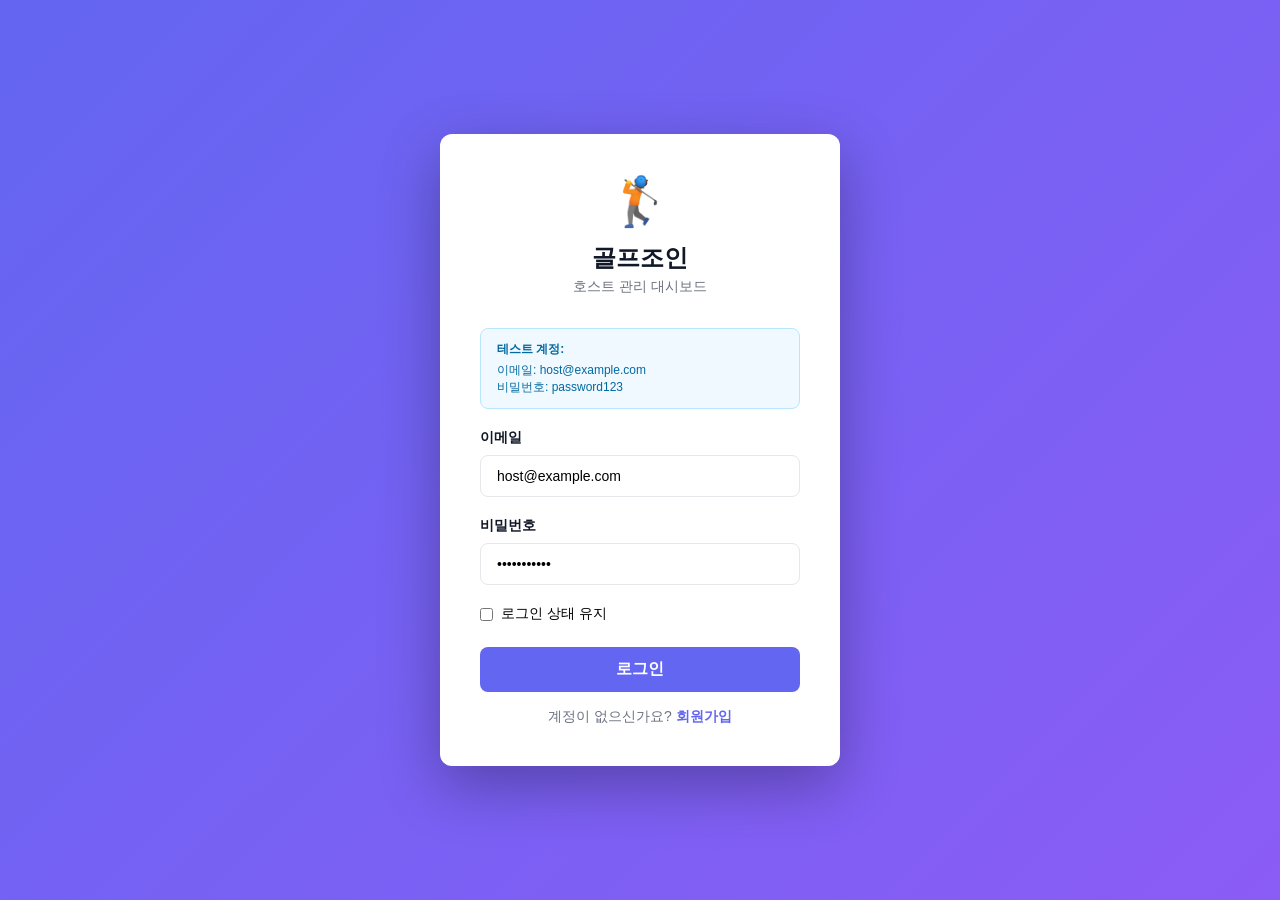
<file: pages/index.html>
<!DOCTYPE html>
<html lang="ko">
<head>
    <meta charset="UTF-8">
    <meta name="viewport" content="width=device-width, initial-scale=1.0">
    <title>골프조인 - 호스트 관리 대시보드</title>
    <link rel="stylesheet" href="../styles/main.css">
</head>
<body>
    <div class="container">
        <!-- Sidebar Navigation -->
        <aside class="sidebar">
            <div class="sidebar-header">
                <h1 class="logo">🏌️ 골프조인</h1>
                <p class="subtitle">호스트 관리</p>
            </div>
            
            <nav class="sidebar-nav">
                <a href="#dashboard" class="nav-item active" data-page="dashboard">
                    <span class="icon">📊</span>
                    <span>대시보드</span>
                </a>
                <a href="#hotdeals" class="nav-item" data-page="hotdeals">
                    <span class="icon">🔥</span>
                    <span>핫딜 관리</span>
                </a>
                <a href="#requests" class="nav-item" data-page="requests">
                    <span class="icon">📬</span>
                    <span>구매요청</span>
                </a>
                <a href="#rounds" class="nav-item" data-page="rounds">
                    <span class="icon">📋</span>
                    <span>라운드 관리</span>
                </a>
                <a href="#settings" class="nav-item" data-page="settings">
                    <span class="icon">⚙️</span>
                    <span>설정</span>
                </a>
            </nav>

            <div class="sidebar-footer">
                <button id="logoutBtn" class="logout-btn">로그아웃</button>
            </div>
        </aside>

        <!-- Main Content -->
        <main class="main-content">
            <!-- Header -->
            <header class="header">
                <div class="header-left">
                    <h2 id="pageTitle">대시보드</h2>
                </div>
                <div class="header-right">
                    <div class="user-info">
                        <span id="userName">호스트</span>
                        <img id="userAvatar" src="https://via.placeholder.com/40" alt="User" class="avatar">
                    </div>
                </div>
            </header>

            <!-- Content Area -->
            <div class="content">
                <!-- Dashboard Page -->
                <div id="dashboard-page" class="page active">
                    <div class="stats-grid">
                        <div class="stat-card">
                            <div class="stat-icon">🔥</div>
                            <div class="stat-content">
                                <p class="stat-label">활성 핫딜</p>
                                <p class="stat-value" id="activeHotdeals">0</p>
                            </div>
                        </div>
                        <div class="stat-card">
                            <div class="stat-icon">📬</div>
                            <div class="stat-content">
                                <p class="stat-label">대기 중인 요청</p>
                                <p class="stat-value" id="pendingRequests">0</p>
                            </div>
                        </div>
                        <div class="stat-card">
                            <div class="stat-icon">✅</div>
                            <div class="stat-content">
                                <p class="stat-label">완료된 거래</p>
                                <p class="stat-value" id="completedDeals">0</p>
                            </div>
                        </div>
                        <div class="stat-card">
                            <div class="stat-icon">💰</div>
                            <div class="stat-content">
                                <p class="stat-label">총 할인액</p>
                                <p class="stat-value" id="totalDiscount">0원</p>
                            </div>
                        </div>
                    </div>

                    <div class="recent-section">
                        <h3>최근 구매요청</h3>
                        <div id="recentRequests" class="requests-list">
                            <p class="empty-state">구매요청이 없습니다</p>
                        </div>
                    </div>
                </div>

                <!-- Hotdeals Management Page -->
                <div id="hotdeals-page" class="page">
                    <div class="page-header">
                        <h3>핫딜 관리</h3>
                        <button id="addHotdealBtn" class="btn btn-primary">+ 새 핫딜 등록</button>
                    </div>
                    <div id="hotdealsList" class="hotdeals-list">
                        <p class="empty-state">등록된 핫딜이 없습니다</p>
                    </div>
                </div>

                <!-- Requests Management Page -->
                <div id="requests-page" class="page">
                    <div class="page-header">
                        <h3>구매요청 관리</h3>
                        <div class="filter-group">
                            <select id="statusFilter" class="filter-select">
                                <option value="">모든 상태</option>
                                <option value="pending">대기 중</option>
                                <option value="confirmed">확정됨</option>
                                <option value="cancelled">취소됨</option>
                            </select>
                        </div>
                    </div>
                    <div id="requestsList" class="requests-list">
                        <p class="empty-state">구매요청이 없습니다</p>
                    </div>
                </div>

                <!-- Rounds Management Page -->
                <div id="rounds-page" class="page">
                    <div class="page-header">
                        <h3>라운드 관리</h3>
                        <button id="addRoundBtn" class="btn btn-primary">+ 새 라운드 등록</button>
                    </div>
                    <div id="roundsList" class="rounds-list">
                        <p class="empty-state">등록된 라운드가 없습니다</p>
                    </div>
                </div>

                <!-- Settings Page -->
                <div id="settings-page" class="page">
                    <div class="settings-section">
                        <h3>계정 설정</h3>
                        <form id="settingsForm" class="settings-form">
                            <div class="form-group">
                                <label>호스트명</label>
                                <input type="text" id="hostName" class="form-input" placeholder="호스트명">
                            </div>
                            <div class="form-group">
                                <label>이메일</label>
                                <input type="email" id="hostEmail" class="form-input" placeholder="이메일">
                            </div>
                            <div class="form-group">
                                <label>연락처</label>
                                <input type="tel" id="hostPhone" class="form-input" placeholder="010-0000-0000">
                            </div>
                            <button type="submit" class="btn btn-primary">저장</button>
                        </form>
                    </div>
                </div>
            </div>
        </main>
    </div>

    <!-- Modal for adding hotdeal -->
    <div id="hotdealModal" class="modal">
        <div class="modal-content">
            <div class="modal-header">
                <h3>새 핫딜 등록</h3>
                <button class="modal-close">&times;</button>
            </div>
            <form id="hotdealForm" class="modal-form">
                <div class="form-group">
                    <label>골프장명 *</label>
                    <input type="text" id="courseName" class="form-input" required>
                </div>
                <div class="form-group">
                    <label>위치 *</label>
                    <input type="text" id="courseLocation" class="form-input" required>
                </div>
                <div class="form-row">
                    <div class="form-group">
                        <label>날짜 *</label>
                        <input type="date" id="hotdealDate" class="form-input" required>
                    </div>
                </div>
                <div class="form-row">
                    <div class="form-group">
                        <label>시간 *</label>
                        <div style="display: flex; gap: 10px; align-items: center;">
                            <select id="hotdealHour" class="form-input" style="flex: 1;" required>
                                <option value="">시간 선택</option>
                            </select>
                            <span style="font-size: 18px; font-weight: bold;">:</span>
                            <select id="hotdealMinute" class="form-input" style="flex: 1;" required>
                                <option value="">분 선택</option>
                            </select>
                        </div>
                    </div>
                </div>
                <div class="form-row">
                    <div class="form-group">
                        <label>원가 *</label>
                        <input type="number" id="originalPrice" class="form-input" placeholder="0" required>
                    </div>
                    <div class="form-group">
                        <label>할인가 *</label>
                        <input type="number" id="discountedPrice" class="form-input" placeholder="0" required>
                    </div>
                </div>
                <div class="form-row">
                    <div class="form-group">
                        <label>최소인원 *</label>
                        <input type="number" id="minPlayers" class="form-input" value="1" required>
                    </div>
                    <div class="form-group">
                        <label>최대인원 *</label>
                        <input type="number" id="maxPlayers" class="form-input" value="4" required>
                    </div>
                </div>
                <div class="form-group">
                    <label>설명</label>
                    <textarea id="hotdealDescription" class="form-input" rows="3" placeholder="핫딜 설명"></textarea>
                </div>
                <div class="modal-footer">
                    <button type="button" class="btn btn-secondary" id="cancelHotdealBtn">취소</button>
                    <button type="submit" class="btn btn-primary">등록</button>
                </div>
            </form>
        </div>
    </div>

    <script src="../scripts/main.js"></script>
</body>
</html>
</file>
<file: styles/main.css>
* {
    margin: 0;
    padding: 0;
    box-sizing: border-box;
}

:root {
    --primary-color: #6366F1;
    --secondary-color: #8B5CF6;
    --success-color: #10B981;
    --warning-color: #F59E0B;
    --danger-color: #EF4444;
    --background-color: #F9FAFB;
    --surface-color: #FFFFFF;
    --text-primary: #111827;
    --text-secondary: #6B7280;
    --border-color: #E5E7EB;
    --shadow: 0 1px 3px rgba(0, 0, 0, 0.1);
}

body {
    font-family: -apple-system, BlinkMacSystemFont, 'Segoe UI', Roboto, 'Helvetica Neue', Arial, sans-serif;
    background-color: var(--background-color);
    color: var(--text-primary);
    line-height: 1.6;
}

.container {
    display: flex;
    height: 100vh;
}

/* Sidebar */
.sidebar {
    width: 260px;
    background-color: var(--surface-color);
    border-right: 1px solid var(--border-color);
    display: flex;
    flex-direction: column;
    box-shadow: var(--shadow);
}

.sidebar-header {
    padding: 24px 16px;
    border-bottom: 1px solid var(--border-color);
}

.logo {
    font-size: 24px;
    font-weight: 700;
    margin-bottom: 4px;
}

.subtitle {
    font-size: 12px;
    color: var(--text-secondary);
}

.sidebar-nav {
    flex: 1;
    padding: 16px 0;
    overflow-y: auto;
}

.nav-item {
    display: flex;
    align-items: center;
    gap: 12px;
    padding: 12px 16px;
    color: var(--text-secondary);
    text-decoration: none;
    transition: all 0.2s;
    cursor: pointer;
    font-size: 14px;
}

.nav-item:hover {
    background-color: var(--background-color);
    color: var(--primary-color);
}

.nav-item.active {
    background-color: var(--background-color);
    color: var(--primary-color);
    border-left: 3px solid var(--primary-color);
    padding-left: 13px;
}

.nav-item .icon {
    font-size: 18px;
}

.sidebar-footer {
    padding: 16px;
    border-top: 1px solid var(--border-color);
}

.logout-btn {
    width: 100%;
    padding: 10px 16px;
    background-color: var(--danger-color);
    color: white;
    border: none;
    border-radius: 6px;
    cursor: pointer;
    font-size: 14px;
    font-weight: 600;
    transition: background-color 0.2s;
}

.logout-btn:hover {
    background-color: #DC2626;
}

/* Main Content */
.main-content {
    flex: 1;
    display: flex;
    flex-direction: column;
    overflow: hidden;
}

.header {
    background-color: var(--surface-color);
    border-bottom: 1px solid var(--border-color);
    padding: 20px 32px;
    display: flex;
    justify-content: space-between;
    align-items: center;
    box-shadow: var(--shadow);
}

.header-left h2 {
    font-size: 24px;
    font-weight: 700;
}

.header-right {
    display: flex;
    align-items: center;
}

.user-info {
    display: flex;
    align-items: center;
    gap: 12px;
}

.avatar {
    width: 40px;
    height: 40px;
    border-radius: 50%;
    object-fit: cover;
}

.content {
    flex: 1;
    overflow-y: auto;
    padding: 32px;
}

.page {
    display: none;
}

.page.active {
    display: block;
}

/* Stats Grid */
.stats-grid {
    display: grid;
    grid-template-columns: repeat(auto-fit, minmax(200px, 1fr));
    gap: 20px;
    margin-bottom: 32px;
}

.stat-card {
    background-color: var(--surface-color);
    border: 1px solid var(--border-color);
    border-radius: 8px;
    padding: 20px;
    display: flex;
    align-items: center;
    gap: 16px;
    box-shadow: var(--shadow);
    transition: transform 0.2s;
}

.stat-card:hover {
    transform: translateY(-2px);
}

.stat-icon {
    font-size: 32px;
}

.stat-content {
    flex: 1;
}

.stat-label {
    font-size: 12px;
    color: var(--text-secondary);
    margin-bottom: 4px;
}

.stat-value {
    font-size: 24px;
    font-weight: 700;
    color: var(--primary-color);
}

/* Page Header */
.page-header {
    display: flex;
    justify-content: space-between;
    align-items: center;
    margin-bottom: 24px;
}

.page-header h3 {
    font-size: 20px;
    font-weight: 700;
}

.filter-group {
    display: flex;
    gap: 12px;
}

.filter-select {
    padding: 8px 12px;
    border: 1px solid var(--border-color);
    border-radius: 6px;
    background-color: var(--surface-color);
    font-size: 14px;
    cursor: pointer;
}

/* Buttons */
.btn {
    padding: 10px 16px;
    border: none;
    border-radius: 6px;
    font-size: 14px;
    font-weight: 600;
    cursor: pointer;
    transition: all 0.2s;
}

.btn-primary {
    background-color: var(--primary-color);
    color: white;
}

.btn-primary:hover {
    background-color: #4F46E5;
    transform: translateY(-1px);
}

.btn-secondary {
    background-color: var(--background-color);
    color: var(--text-primary);
    border: 1px solid var(--border-color);
}

.btn-secondary:hover {
    background-color: #F3F4F6;
}

.btn-danger {
    background-color: var(--danger-color);
    color: white;
}

.btn-danger:hover {
    background-color: #DC2626;
}

/* Lists */
.hotdeals-list,
.requests-list,
.rounds-list {
    display: grid;
    gap: 16px;
}

.hotdeal-item,
.request-item,
.round-item {
    background-color: var(--surface-color);
    border: 1px solid var(--border-color);
    border-radius: 8px;
    padding: 16px;
    box-shadow: var(--shadow);
}

.item-header {
    display: flex;
    justify-content: space-between;
    align-items: flex-start;
    margin-bottom: 12px;
}

.item-title {
    font-size: 16px;
    font-weight: 600;
    color: var(--text-primary);
}

.item-status {
    display: inline-block;
    padding: 4px 12px;
    border-radius: 20px;
    font-size: 12px;
    font-weight: 600;
}

.status-pending {
    background-color: #FEF3C7;
    color: #92400E;
}

.status-confirmed {
    background-color: #D1FAE5;
    color: #065F46;
}

.status-cancelled {
    background-color: #FEE2E2;
    color: #7F1D1D;
}

.item-details {
    display: grid;
    grid-template-columns: repeat(2, 1fr);
    gap: 12px;
    margin-bottom: 12px;
    font-size: 14px;
}

.detail-row {
    display: flex;
    justify-content: space-between;
}

.detail-label {
    color: var(--text-secondary);
}

.detail-value {
    font-weight: 600;
    color: var(--text-primary);
}

.item-actions {
    display: flex;
    gap: 8px;
    justify-content: flex-end;
}

.item-actions .btn {
    padding: 6px 12px;
    font-size: 12px;
}

.empty-state {
    text-align: center;
    padding: 40px 20px;
    color: var(--text-secondary);
    font-size: 14px;
}

/* Recent Section */
.recent-section {
    background-color: var(--surface-color);
    border: 1px solid var(--border-color);
    border-radius: 8px;
    padding: 20px;
    box-shadow: var(--shadow);
}

.recent-section h3 {
    font-size: 16px;
    font-weight: 600;
    margin-bottom: 16px;
}

/* Modal */
.modal {
    display: none;
    position: fixed;
    top: 0;
    left: 0;
    width: 100%;
    height: 100%;
    background-color: rgba(0, 0, 0, 0.5);
    z-index: 1000;
    align-items: center;
    justify-content: center;
}

.modal.active {
    display: flex;
}

.modal-content {
    background-color: var(--surface-color);
    border-radius: 8px;
    box-shadow: 0 10px 40px rgba(0, 0, 0, 0.2);
    max-width: 500px;
    width: 90%;
    max-height: 90vh;
    overflow-y: auto;
}

.modal-header {
    display: flex;
    justify-content: space-between;
    align-items: center;
    padding: 20px;
    border-bottom: 1px solid var(--border-color);
}

.modal-header h3 {
    font-size: 18px;
    font-weight: 600;
}

.modal-close {
    background: none;
    border: none;
    font-size: 24px;
    cursor: pointer;
    color: var(--text-secondary);
}

.modal-form {
    padding: 20px;
}

.modal-footer {
    display: flex;
    gap: 12px;
    justify-content: flex-end;
    padding: 20px;
    border-top: 1px solid var(--border-color);
}

/* Forms */
.form-group {
    margin-bottom: 16px;
}

.form-row {
    display: grid;
    grid-template-columns: repeat(2, 1fr);
    gap: 12px;
}

.form-group label {
    display: block;
    font-size: 14px;
    font-weight: 600;
    margin-bottom: 6px;
    color: var(--text-primary);
}

.form-input {
    width: 100%;
    padding: 10px 12px;
    border: 1px solid var(--border-color);
    border-radius: 6px;
    font-size: 14px;
    font-family: inherit;
    transition: border-color 0.2s;
}

.form-input:focus {
    outline: none;
    border-color: var(--primary-color);
    box-shadow: 0 0 0 3px rgba(99, 102, 241, 0.1);
}

.settings-form {
    max-width: 500px;
}

/* Responsive */
@media (max-width: 768px) {
    .container {
        flex-direction: column;
    }

    .sidebar {
        width: 100%;
        height: auto;
        flex-direction: row;
        border-right: none;
        border-bottom: 1px solid var(--border-color);
    }

    .sidebar-header {
        flex: 1;
        border-bottom: none;
        border-right: 1px solid var(--border-color);
    }

    .sidebar-nav {
        display: flex;
        flex: 1;
        padding: 0;
        overflow-x: auto;
    }

    .nav-item {
        white-space: nowrap;
        flex: 1;
    }

    .sidebar-footer {
        display: none;
    }

    .main-content {
        height: calc(100vh - 80px);
    }

    .stats-grid {
        grid-template-columns: repeat(2, 1fr);
    }

    .item-details {
        grid-template-columns: 1fr;
    }
}
</file>
